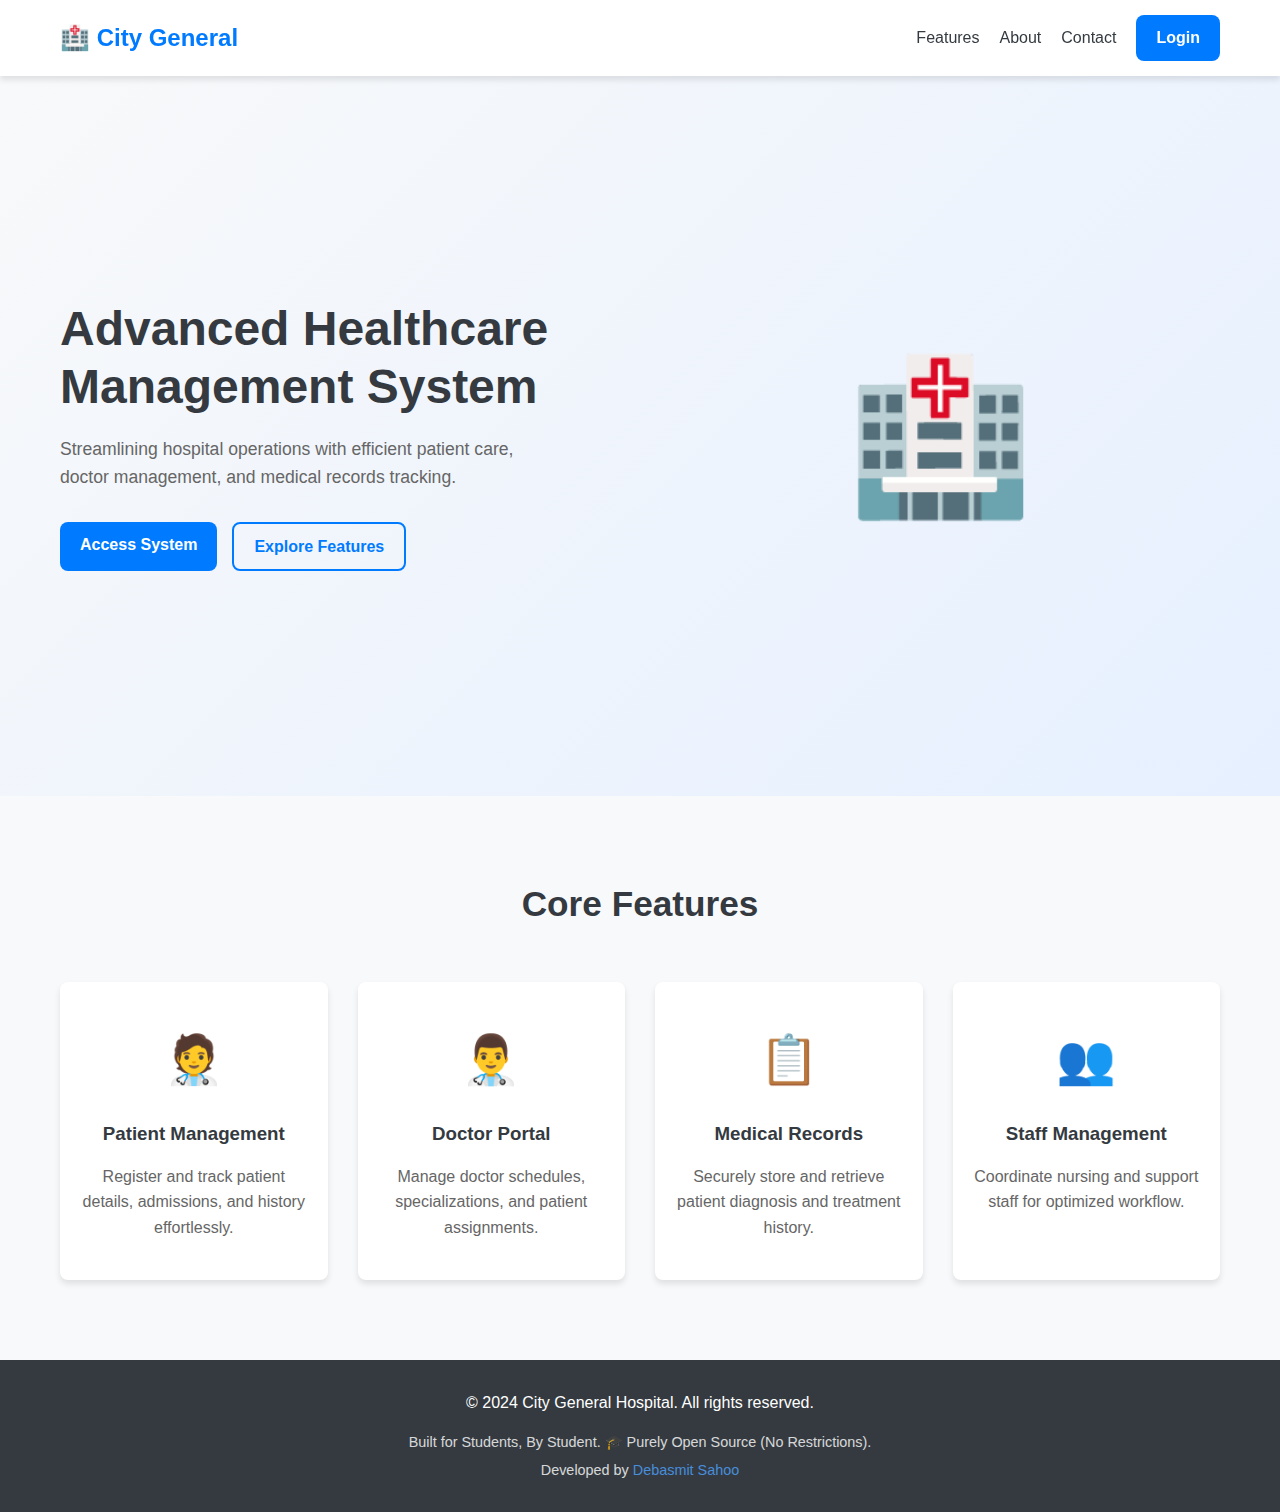
<file: index.html>
<!DOCTYPE html>
<html lang="en">

<head>
    <meta charset="UTF-8">
    <meta name="viewport" content="width=device-width, initial-scale=1.0">
    <title>City General Hospital - Management System</title>
    <link rel="stylesheet" href="assets/css/style.css">
    <link rel="stylesheet" href="assets/css/landing.css">
</head>

<body>

    <!-- Navbar -->
    <nav class="navbar">
        <div class="container navbar-content">
            <div class="logo">
                <h1>🏥 City General</h1>
            </div>
            <ul class="nav-links">
                <li><a href="#features">Features</a></li>
                <li><a href="#about">About</a></li>
                <li><a href="#contact">Contact</a></li>
                <li><a href="login.html" class="btn btn-primary">Login</a></li>
            </ul>
        </div>
    </nav>

    <!-- Hero Section -->
    <header class="hero">
        <div class="container hero-content">
            <div class="hero-text fade-in">
                <h1>Advanced Healthcare Management System</h1>
                <p>Streamlining hospital operations with efficient patient care, doctor management, and medical records
                    tracking.</p>
                <div class="hero-buttons">
                    <a href="login.html" class="btn btn-primary">Access System</a>
                    <a href="#features" class="btn btn-outline">Explore Features</a>
                </div>
            </div>
            <div class="hero-image fade-in">
                <!-- Simple CSS Graphic Placeholder -->
                <div class="hospital-icon">🏥</div>
            </div>
        </div>
    </header>

    <!-- Features Section -->
    <section id="features" class="features section">
        <div class="container">
            <h2 class="section-title text-center">Core Features</h2>
            <div class="features-grid">
                <div class="card feature-card">
                    <div class="icon">🧑‍⚕️</div>
                    <h3>Patient Management</h3>
                    <p>Register and track patient details, admissions, and history effortlessly.</p>
                </div>
                <div class="card feature-card">
                    <div class="icon">👨‍⚕️</div>
                    <h3>Doctor Portal</h3>
                    <p>Manage doctor schedules, specializations, and patient assignments.</p>
                </div>
                <div class="card feature-card">
                    <div class="icon">📋</div>
                    <h3>Medical Records</h3>
                    <p>Securely store and retrieve patient diagnosis and treatment history.</p>
                </div>
                <div class="card feature-card">
                    <div class="icon">👥</div>
                    <h3>Staff Management</h3>
                    <p>Coordinate nursing and support staff for optimized workflow.</p>
                </div>
            </div>
        </div>
    </section>

    <!-- Footer -->
    <footer class="footer">
        <div class="container text-center">
            <p>&copy; 2024 City General Hospital. All rights reserved.</p>
            <div style="margin-top: 15px; font-size: 0.9rem; opacity: 0.8;">
                <p>Built for Students, By Student. 🎓 Purely Open Source (No Restrictions).</p>
                <p style="margin-top: 5px;">Developed by <a href="https://debasmit.com" target="_blank"
                        style="color: #4da3ff; text-decoration: none;">Debasmit Sahoo</a></p>
            </div>
        </div>
    </footer>

    <script src="assets/js/utils.js"></script>
    <script src="assets/js/landing.js"></script>
</body>

</html>
</file>
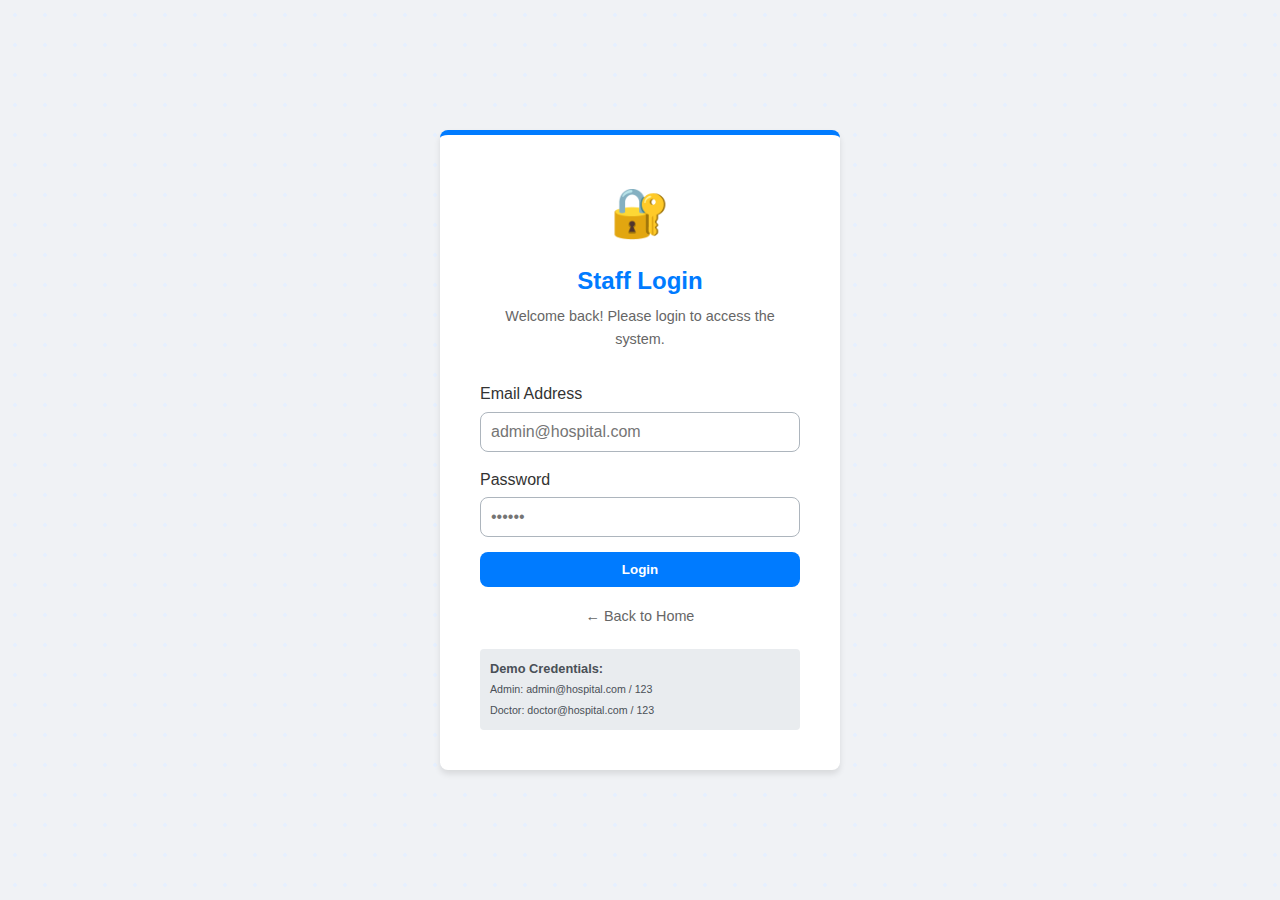
<file: dashboard.html>
<!DOCTYPE html>
<html lang="en">

<head>
    <meta charset="UTF-8">
    <meta name="viewport" content="width=device-width, initial-scale=1.0">
    <title>Dashboard - HMS</title>
    <link rel="stylesheet" href="assets/css/style.css">
    <link rel="stylesheet" href="assets/css/dashboard.css">
</head>

<body>
    <div class="dashboard-container">
        <!-- Sidebar -->
        <aside class="sidebar" id="sidebar">
            <div class="sidebar-header">
                <h3>🏥 HMS</h3>
                <span id="role-badge" class="badge">Role</span>
            </div>
            <ul class="sidebar-menu">
                <li><a href="#" data-view="home" class="active"><span class="icon">🏠</span> Dashboard</a></li>
                <li><a href="#" data-view="patients"><span class="icon">🧑‍⚕️</span> Patients</a></li>
                <li><a href="#" data-view="doctors"><span class="icon">👨‍⚕️</span> Doctors</a></li>
                <li><a href="#" data-view="records"><span class="icon">📋</span> Medical Records</a></li>

                <!-- Admin Only -->
                <li class="admin-only"><a href="#" data-view="employees"><span class="icon">👥</span> Employees</a></li>

                <li><a href="#" id="logoutBtn"><span class="icon">🚪</span> Logout</a></li>
            </ul>
        </aside>

        <!-- Main Content -->
        <main class="main-content">
            <!-- Top Header -->
            <header class="top-header">
                <button id="toggle-sidebar" class="btn-icon">☰</button>
                <div class="user-profile">
                    <span id="user-name">Loading...</span>
                    <!-- <img src="assets/images/avatar.png" class="avatar" alt="User"> -->
                    <div class="avatar-placeholder">👤</div>
                </div>
            </header>

            <!-- Dynamic Content Area -->
            <div id="app-content" class="content-wrapper fade-in">
                <!-- Views will be rendered here by JS -->
                <div class="loading-spinner">Loading...</div>
            </div>
        </main>
    </div>

    <script src="assets/js/utils.js"></script>
    <script src="assets/js/data.js"></script>
    <script src="assets/js/app.js"></script>
</body>

</html>
</file>
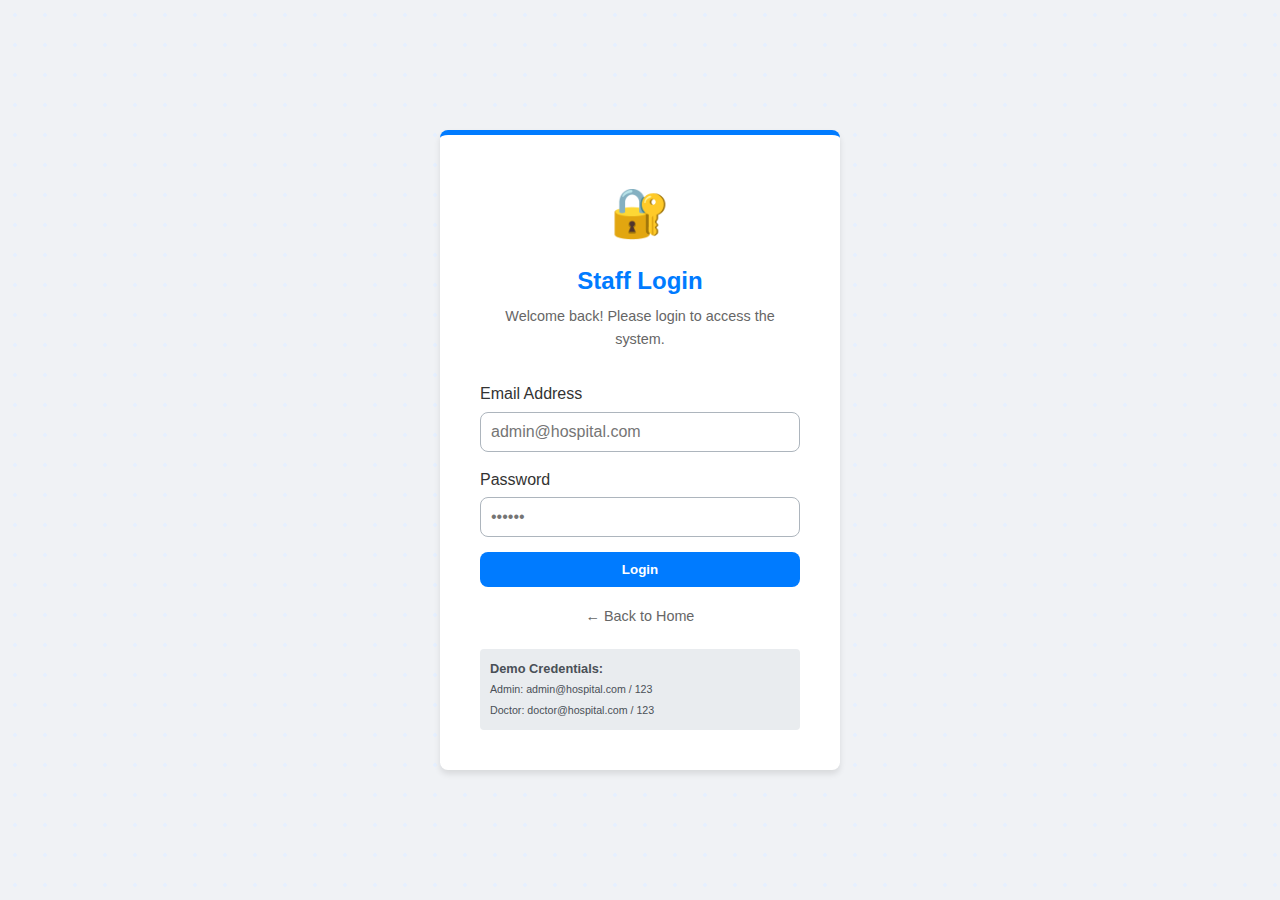
<file: login.html>
<!DOCTYPE html>
<html lang="en">

<head>
    <meta charset="UTF-8">
    <meta name="viewport" content="width=device-width, initial-scale=1.0">
    <title>Login - City General Hospital</title>
    <link rel="stylesheet" href="assets/css/style.css">
    <link rel="stylesheet" href="assets/css/auth.css">
</head>

<body>

    <div class="auth-wrapper">
        <div class="auth-card card">
            <div class="auth-header text-center">
                <div class="auth-icon">🔐</div>
                <h2>Staff Login</h2>
                <p>Welcome back! Please login to access the system.</p>
            </div>

            <form id="loginForm">
                <div class="form-group">
                    <label for="email" class="form-label">Email Address</label>
                    <input type="email" id="email" class="form-control" placeholder="admin@hospital.com" required>
                </div>

                <div class="form-group">
                    <label for="password" class="form-label">Password</label>
                    <input type="password" id="password" class="form-control" placeholder="••••••" required>
                </div>

                <div id="loginError" class="error-msg" style="display: none;">
                    Invalid email or password.
                </div>

                <button type="submit" class="btn btn-primary btn-block">Login</button>
            </form>

            <div class="text-center mt-1">
                <a href="index.html" class="back-link">&larr; Back to Home</a>
            </div>

            <div class="demo-credentials mt-2">
                <p><strong>Demo Credentials:</strong></p>
                <small>Admin: admin@hospital.com / 123</small><br>
                <small>Doctor: doctor@hospital.com / 123</small>
            </div>
        </div>
    </div>

    <script src="assets/js/utils.js"></script>
    <script src="assets/js/data.js"></script>
    <script src="assets/js/auth.js"></script>
</body>

</html>
</file>
<file: assets/css/style.css>
:root {
  /* Colors - Medical Theme */
  --primary-color: #007bff; /* Medical Blue */
  --primary-dark: #0056b3;
  --secondary-color: #28a745; /* Success Green */
  --accent-color: #17a2b8; /* Cyan */
  --danger-color: #dc3545;
  --warning-color: #ffc107;
  --light-color: #f8f9fa;
  --dark-color: #343a40;
  --text-color: #333;
  --gray-200: #e9ecef;
  --gray-500: #adb5bd;
  --white: #ffffff;
  --shadow: 0 4px 6px rgba(0, 0, 0, 0.1);
  --shadow-hover: 0 8px 15px rgba(0, 0, 0, 0.1);
  --radius: 8px;
  --transition: all 0.3s ease;
  
  /* Font */
  --font-family: 'Segoe UI', Tahoma, Geneva, Verdana, sans-serif;
}

* {
  margin: 0;
  padding: 0;
  box-sizing: border-box;
}

body {
  font-family: var(--font-family);
  background-color: var(--light-color);
  color: var(--text-color);
  line-height: 1.6;
}

a {
  text-decoration: none;
  color: inherit;
}

ul {
  list-style: none;
}

button {
  cursor: pointer;
  border: none;
  font-family: inherit;
}

/* Utilities */
.container {
  max-width: 1200px;
  margin: 0 auto;
  padding: 0 20px;
}

.btn {
  display: inline-block;
  padding: 10px 20px;
  border-radius: var(--radius);
  font-weight: 600;
  transition: var(--transition);
  text-align: center;
}

.btn-primary {
  background-color: var(--primary-color);
  color: var(--white);
}

.btn-primary:hover {
  background-color: var(--primary-dark);
}

.btn-outline {
  background-color: transparent;
  border: 2px solid var(--primary-color);
  color: var(--primary-color);
}

.btn-outline:hover {
  background-color: var(--primary-color);
  color: var(--white);
}

.text-center { text-align: center; }
.mb-1 { margin-bottom: 1rem; }
.mb-2 { margin-bottom: 2rem; }
.mt-1 { margin-top: 1rem; }

/* Form Elements */
.form-group {
  margin-bottom: 15px;
}

.form-label {
  display: block;
  margin-bottom: 5px;
  font-weight: 500;
}

.form-control {
  width: 100%;
  padding: 10px;
  border: 1px solid var(--gray-500);
  border-radius: var(--radius);
  font-size: 1rem;
}

.form-control:focus {
  outline: none;
  border-color: var(--primary-color);
  box-shadow: 0 0 0 2px rgba(0, 123, 255, 0.25);
}

/* Card */
.card {
  background: var(--white);
  padding: 20px;
  border-radius: var(--radius);
  box-shadow: var(--shadow);
  transition: var(--transition);
}

.card:hover {
  box-shadow: var(--shadow-hover);
}

/* Animations */
@keyframes fadeIn {
  from { opacity: 0; transform: translateY(10px); }
  to { opacity: 1; transform: translateY(0); }
}

.fade-in {
  animation: fadeIn 0.5s ease-out forwards;
}
</file>
<file: assets/css/landing.css>
/* Landing Page Specific Styles */

/* Navbar */
.navbar {
    background: var(--white);
    box-shadow: var(--shadow);
    padding: 15px 0;
    position: sticky;
    top: 0;
    z-index: 100;
}

.navbar-content {
    display: flex;
    justify-content: space-between;
    align-items: center;
}

.logo h1 {
    color: var(--primary-color);
    font-size: 1.5rem;
}

.nav-links {
    display: flex;
    align-items: center;
    gap: 20px;
}

.nav-links a:not(.btn) {
    font-weight: 500;
    color: var(--dark-color);
    transition: var(--transition);
}

.nav-links a:not(.btn):hover {
    color: var(--primary-color);
}

/* Hero Section */
.hero {
    padding: 80px 0;
    background: linear-gradient(135deg, #f8f9fa 0%, #e6f0ff 100%);
    min-height: 80vh;
    display: flex;
    align-items: center;
}

.hero-content {
    display: flex;
    align-items: center;
    justify-content: space-between;
    gap: 40px;
}

.hero-text {
    flex: 1;
}

.hero-text h1 {
    font-size: 3rem;
    color: var(--dark-color);
    margin-bottom: 20px;
    line-height: 1.2;
}

.hero-text p {
    font-size: 1.1rem;
    color: #666;
    margin-bottom: 30px;
    max-width: 500px;
}

.hero-buttons {
    display: flex;
    gap: 15px;
}

.hero-image {
    flex: 1;
    display: flex;
    justify-content: center;
    align-items: center;
}

.hospital-icon {
    font-size: 150px;
    animation: float 3s ease-in-out infinite;
}

@keyframes float {
    0% {
        transform: translateY(0px);
    }

    50% {
        transform: translateY(-20px);
    }

    100% {
        transform: translateY(0px);
    }
}

/* Features Section */
.section {
    padding: 80px 0;
}

.section-title {
    margin-bottom: 50px;
    font-size: 2.2rem;
    color: var(--dark-color);
}

.features-grid {
    display: grid;
    grid-template-columns: repeat(auto-fit, minmax(250px, 1fr));
    gap: 30px;
}

.feature-card {
    text-align: center;
    padding: 40px 20px;
}

.feature-card .icon {
    font-size: 3rem;
    margin-bottom: 20px;
}

.feature-card h3 {
    margin-bottom: 15px;
    color: var(--dark-color);
}

.feature-card p {
    color: #666;
}

/* Footer */
.footer {
    background: var(--dark-color);
    color: var(--white);
    padding: 30px 0;
    margin-top: auto;
}

/* Responsive */
@media (max-width: 768px) {
    .hero-content {
        flex-direction: column-reverse;
        text-align: center;
    }

    .hero-text p {
        margin: 0 auto 30px;
    }

    .hero-buttons {
        justify-content: center;
    }
}
</file>
<file: assets/css/dashboard.css>
/* Dashboard Layout */
.dashboard-container {
    display: flex;
    min-height: 100vh;
}

/* Sidebar */
.sidebar {
    width: 260px;
    background: var(--dark-color);
    color: var(--white);
    transition: var(--transition);
    display: flex;
    flex-direction: column;
}

.sidebar.collapsed {
    width: 80px;
}

.sidebar-header {
    padding: 20px;
    border-bottom: 1px solid rgba(255, 255, 255, 0.1);
    display: flex;
    align-items: center;
    justify-content: space-between;
}

.sidebar-header h3 {
    margin: 0;
}

.badge {
    background: var(--primary-color);
    padding: 2px 8px;
    border-radius: 12px;
    font-size: 0.7rem;
    text-transform: uppercase;
}

.sidebar-menu {
    padding: 20px 0;
    flex: 1;
}

.sidebar-menu li {
    margin-bottom: 5px;
}

.sidebar-menu a {
    display: flex;
    align-items: center;
    padding: 12px 20px;
    color: var(--gray-500);
    transition: var(--transition);
    text-decoration: none;
}

.sidebar-menu a:hover,
.sidebar-menu a.active {
    background: rgba(255, 255, 255, 0.1);
    color: var(--white);
    border-left: 4px solid var(--primary-color);
}

.sidebar-menu .icon {
    margin-right: 15px;
    font-size: 1.2rem;
    width: 25px;
    text-align: center;
}

.sidebar.collapsed .sidebar-menu a span:not(.icon) {
    display: none;
}

.sidebar.collapsed .sidebar-header h3,
.sidebar.collapsed .badge {
    display: none;
}

/* Main Content */
.main-content {
    flex: 1;
    background: #f4f6f9;
    display: flex;
    flex-direction: column;
    height: 100vh;
    overflow: hidden;
}

/* Top Header */
.top-header {
    background: var(--white);
    padding: 15px 30px;
    box-shadow: 0 2px 5px rgba(0, 0, 0, 0.05);
    display: flex;
    justify-content: space-between;
    align-items: center;
}

.btn-icon {
    background: none;
    font-size: 1.5rem;
    color: var(--text-color);
}

.user-profile {
    display: flex;
    align-items: center;
    gap: 10px;
}

.avatar-placeholder {
    width: 35px;
    height: 35px;
    background: var(--gray-200);
    border-radius: 50%;
    display: flex;
    align-items: center;
    justify-content: center;
    font-size: 1.2rem;
}

/* Content Area */
.content-wrapper {
    flex: 1;
    padding: 30px;
    overflow-y: auto;
}

/* Dashboard Home Cards */
.stats-grid {
    display: grid;
    grid-template-columns: repeat(auto-fit, minmax(240px, 1fr));
    gap: 20px;
    margin-bottom: 30px;
}

.stat-card {
    background: var(--white);
    padding: 20px;
    border-radius: var(--radius);
    box-shadow: var(--shadow);
    display: flex;
    align-items: center;
    justify-content: space-between;
}

.stat-info h4 {
    color: var(--gray-500);
    font-size: 0.9rem;
    margin-bottom: 5px;
}

.stat-info h2 {
    font-size: 2rem;
    color: var(--dark-color);
}

.stat-icon {
    font-size: 2.5rem;
    opacity: 0.2;
}

/* Tables */
.table-container {
    background: var(--white);
    border-radius: var(--radius);
    box-shadow: var(--shadow);
    overflow-x: auto;
}

.data-table {
    width: 100%;
    border-collapse: collapse;
}

.data-table th,
.data-table td {
    padding: 15px;
    text-align: left;
    border-bottom: 1px solid var(--gray-200);
}

.data-table th {
    background: var(--gray-200);
    font-weight: 600;
}

.data-table tr:hover {
    background-color: #f8f9fa;
}

.table-header {
    padding: 20px;
    border-bottom: 1px solid var(--gray-200);
    display: flex;
    justify-content: space-between;
    align-items: center;
}

.action-btn {
    padding: 5px 10px;
    border-radius: 4px;
    font-size: 0.8rem;
    margin-right: 5px;
}

.btn-edit {
    background: var(--warning-color);
    color: #000;
}

.btn-delete {
    background: var(--danger-color);
    color: #fff;
}

.btn-view {
    background: var(--accent-color);
    color: #fff;
}

/* Modal Styles */
.modal-overlay {
    position: fixed;
    top: 0;
    left: 0;
    width: 100%;
    height: 100%;
    background: rgba(0, 0, 0, 0.5);
    display: flex;
    align-items: center;
    justify-content: center;
    z-index: 1000;
    animation: fadeIn 0.3s;
}

.modal {
    background: var(--white);
    width: 500px;
    max-width: 90%;
    border-radius: var(--radius);
    box-shadow: var(--shadow-hover);
    overflow: hidden;
    animation: slideUp 0.3s;
}

.modal-header {
    background: var(--primary-color);
    color: var(--white);
    padding: 15px 20px;
    display: flex;
    justify-content: space-between;
    align-items: center;
}

.close-modal {
    background: none;
    color: var(--white);
    font-size: 1.5rem;
}

.modal-body {
    padding: 20px;
    max-height: 70vh;
    overflow-y: auto;
}

.modal-footer {
    padding: 15px 20px;
    background: var(--gray-200);
    text-align: right;
    display: flex;
    justify-content: flex-end;
    gap: 10px;
}

@keyframes slideUp {
    from {
        transform: translateY(50px);
        opacity: 0;
    }

    to {
        transform: translateY(0);
        opacity: 1;
    }
}
</file>
<file: assets/css/auth.css>
/* Auth Page Styles */

body {
    background-color: #f0f2f5;
    background-image: radial-gradient(#e6f0ff 2px, transparent 2px);
    background-size: 30px 30px;
}

.auth-wrapper {
    min-height: 100vh;
    display: flex;
    justify-content: center;
    align-items: center;
    padding: 20px;
}

.auth-card {
    width: 100%;
    max-width: 400px;
    padding: 40px;
    border-top: 5px solid var(--primary-color);
}

.auth-header {
    margin-bottom: 30px;
}

.auth-icon {
    font-size: 3rem;
    margin-bottom: 10px;
}

.auth-header h2 {
    color: var(--primary-color);
    margin-bottom: 5px;
}

.auth-header p {
    color: #666;
    font-size: 0.9rem;
}

.btn-block {
    display: block;
    width: 100%;
}

.back-link {
    color: #666;
    font-size: 0.9rem;
}

.back-link:hover {
    color: var(--primary-color);
    text-decoration: underline;
}

.error-msg {
    background-color: #fde8e8;
    color: #c81e1e;
    padding: 10px;
    border-radius: 4px;
    font-size: 0.9rem;
    margin-bottom: 15px;
    text-align: center;
    border: 1px solid #fbd5d5;
}

.demo-credentials {
    background: #e9ecef;
    padding: 10px;
    border-radius: 4px;
    font-size: 0.8rem;
    color: #495057;
    margin-top: 20px;
}
</file>
